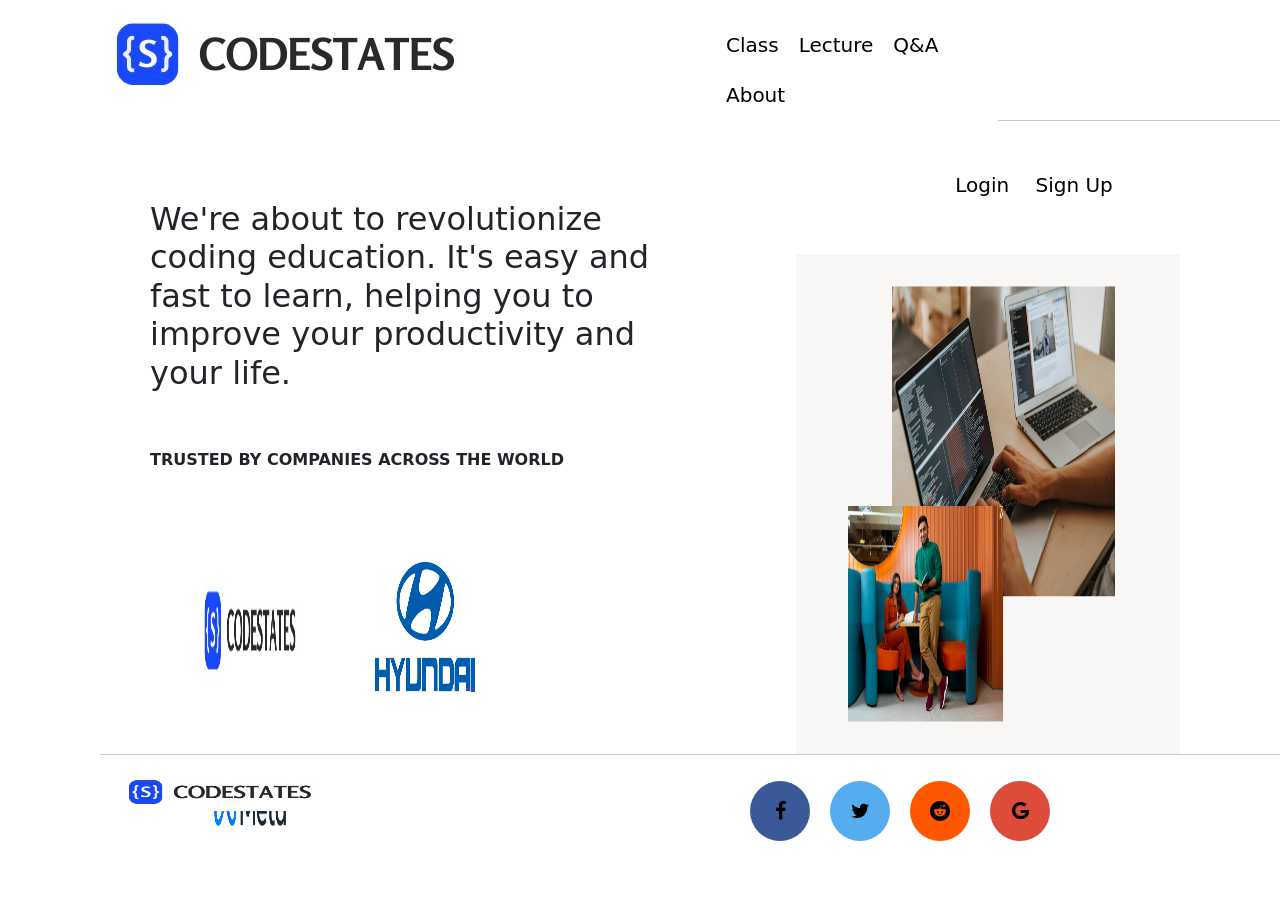
<file: index.html>
<!DOCTYPE html>
<html lang="en">
<head>
    <meta charset="UTF-8">
    <meta name="viewport" content="width=device-width, initial-scale=1.0">
    <title>Modern Class</title>
    <link rel="stylesheet" href="main_page.css">
    <link rel="stylesheet" href="https://cdnjs.cloudflare.com/ajax/libs/font-awesome/4.7.0/css/font-awesome.min.css">
    <link href="https://cdn.jsdelivr.net/npm/bootstrap@5.3.3/dist/css/bootstrap.min.css" rel="stylesheet" integrity="sha384-QWTKZyjpPEjISv5WaRU9OFeRpok6YctnYmDr5pNlyT2bRjXh0JMhjY6hW+ALEwIH" crossorigin="anonymous">
    <link rel="stylesheet" href="https://cdnjs.cloudflare.com/ajax/libs/font-awesome/4.7.0/css/font-awesome.min.css">
</head>

<body>
    <header>
            <div class="web-brand-logo">
                <a href="http://127.0.0.1:3000/main_page.html">
                    <img src="White.jpeg" alt="Modern Class Logo" class="brandlogo">
                </a>
            </div>
            <nav>
                <ul class="firstpage-navbar">
                    <li><a href="class.html">Class</a></li>
                    <li><a href="lecture.html">Lecture</a></li>
                    <li><a href="qna.html">Q&A</a></li>
                    <li><a href="about.html">About</a></li>
                </ul>
            </nav>
                <div class="login-and-sign-up">
                    <div class="login">
                        <ul class="login-and-sign-up">
                            <li><a href="login.html">Login</a></li>
                            <li><a href="signup.html">Sign Up</a></li>
                        </ul>
                    </div>
                </div>     
    </header>
    <hr>
    
    <section> 
        <article>  
        <h2>We're about to revolutionize coding education. It's easy and fast to learn, helping you to improve your productivity and your life.</h2>
        <br>
        <br>
        <p><b>TRUSTED BY COMPANIES ACROSS THE WORLD</b></p>
        <br>
    
        <div class="images-of-landing-page" >
            <img src="White.jpeg" alt="sa" class="landing-image">
            <img src="pngwing.com.png" alt="dsad" class="landing-image">
            <img src="meta.png" alt="dsadas" class="landing-image">
        </div>  
        </article>


    </section>
    <aside>
        <img src="Beige Minimalist Creative Agency Website Desktop Prototype.png" alt="">
    </aside>
    
    <footer>
        <hr>
        <div class="footer-img">
            <img src="White.jpeg" alt="" class="footer-logo-img">
        </div>
        <div class="footer-blank-containter">
        </div>
        <div>
            <ul class="footer-navbar">
                <li><a href="#" class="fa fa-facebook"></a></li>
                <li><a href="#" class="fa fa-twitter"></a></li>
                <li><a href="#" class="fa fa-reddit"></a></li>
                <li><a href="#" class="fa fa-google"></a></li>
            </ul>
        </div>
        
    </footer>
    
  
</body>
</html>
</file>
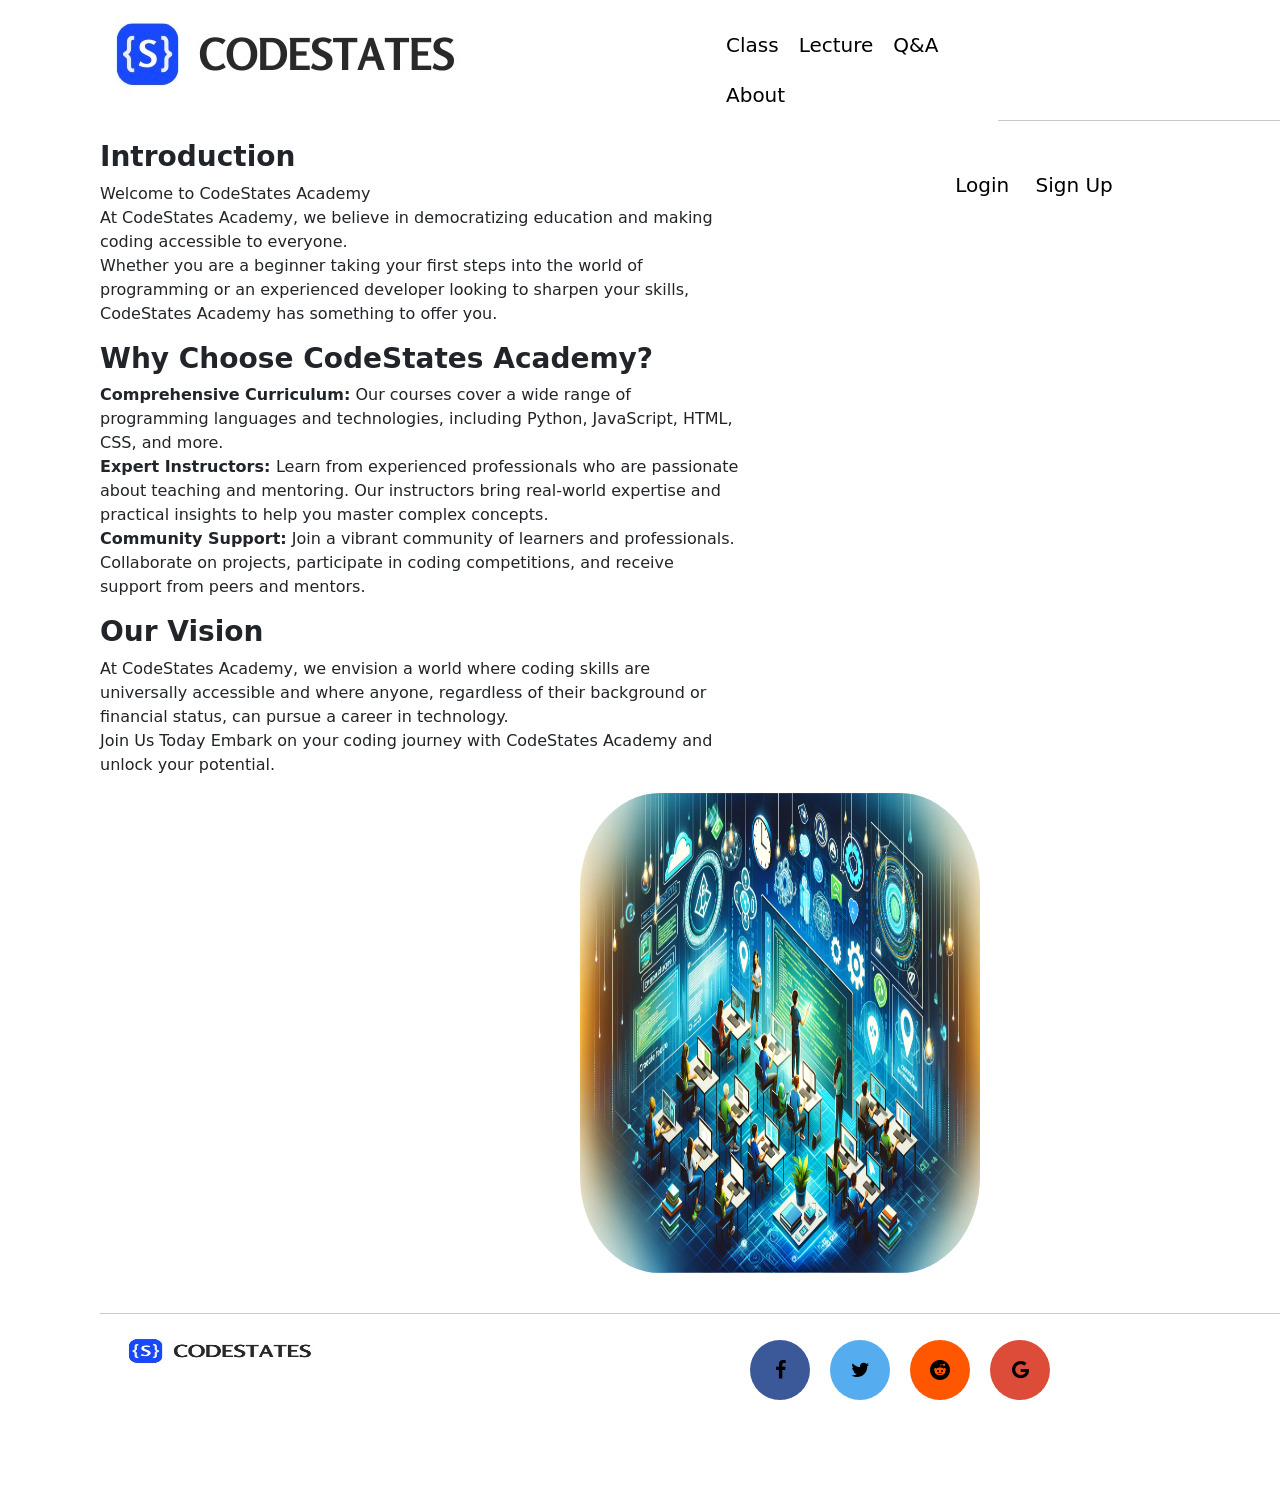
<file: about.html>
<!DOCTYPE html>
<html lang="en">
<head>
    <meta charset="UTF-8">
    <meta name="viewport" content="width=device-width, initial-scale=1.0">
    <title>who are we</title>
    <link rel="stylesheet" href="about.css">
    <link rel="stylesheet" href="https://cdnjs.cloudflare.com/ajax/libs/font-awesome/4.7.0/css/font-awesome.min.css">
    <link href="https://cdn.jsdelivr.net/npm/bootstrap@5.3.3/dist/css/bootstrap.min.css" rel="stylesheet" integrity="sha384-QWTKZyjpPEjISv5WaRU9OFeRpok6YctnYmDr5pNlyT2bRjXh0JMhjY6hW+ALEwIH" crossorigin="anonymous">
    <link rel="stylesheet" href="https://cdnjs.cloudflare.com/ajax/libs/font-awesome/4.7.0/css/font-awesome.min.css">
</head>

<body>
    <header>
            <div class="web-brand-logo">
                <a href="http://127.0.0.1:3000/main_page.html">
                    <img src="White.jpeg" alt="Modern Class Logo" class="brandlogo">
                </a>
            </div>
            <nav>
                <ul class="firstpage-navbar">
                    <li><a href="class.html">Class</a></li>
                    <li><a href="lecture.html">Lecture</a></li>
                    <li><a href="qna.html">Q&A</a></li>
                    <li><a href="about.html">About</a></li>
                </ul>
            </nav>
                <div class="login-and-sign-up">
                    <div class="login">
                        <ul class="login-and-sign-up">
                            <li><a href="login.html">Login</a></li>
                            <li><a href="signup.html">Sign Up</a></li>
                        </ul>
                    </div>
                </div>     
    </header>
    <hr>
    <section>
    <h3><b>Introduction</b></h3>
        <p>Welcome to CodeStates Academy <br>
        At CodeStates Academy, we believe in democratizing education and making coding accessible to everyone. <br>
        Whether you are a beginner taking your first steps into the world of programming or an experienced developer looking to sharpen your skills,<br>
         CodeStates Academy has something to offer you. <br></p>
        
    <h3><b>Why Choose CodeStates Academy?</b> <br></h3>
        <b>Comprehensive Curriculum:</b> Our courses cover a wide range of programming languages and technologies, including Python, JavaScript, HTML, CSS, and more.<br>
        
        <b>Expert Instructors: </b>Learn from experienced professionals who are passionate about teaching and mentoring. Our instructors bring real-world expertise and practical insights to help you master complex concepts. <br>
                
        <b>Community Support:</b> Join a vibrant community of learners and professionals. Collaborate on projects, participate in coding competitions, and receive support from peers and mentors. </p>
        
        
      <h3><b>Our Vision</b></h3>
        At CodeStates Academy, we envision a world where coding skills are universally accessible and where anyone, regardless of their background or financial status, can pursue a career in technology. <br>
        
        Join Us Today
        Embark on your coding journey with CodeStates Academy and unlock your potential.  </p>
    </section>    
    <aside>
        <img src="DALL·E 2024-06-07 00.52.05 - A modern and dynamic illustration for CodeStates Academy, an online coding school. The illustration should convey a sense of innovation and forward-th.webp" alt="">
    </aside>
    
    <footer>
        <br>
        <hr>
        <div class="footer-img">
            <img src="White.jpeg" alt="" class="footer-logo-img">
        </div>
        <div class="footer-blank-containter">
        </div>
        <div>
            <ul class="footer-navbar">
                <li><a href="#" class="fa fa-facebook"></a></li>
                <li><a href="#" class="fa fa-twitter"></a></li>
                <li><a href="#" class="fa fa-reddit"></a></li>
                <li><a href="#" class="fa fa-google"></a></li>
            </ul>
        </div>
        
    </footer>
    
  
</body>
</html>
</file>
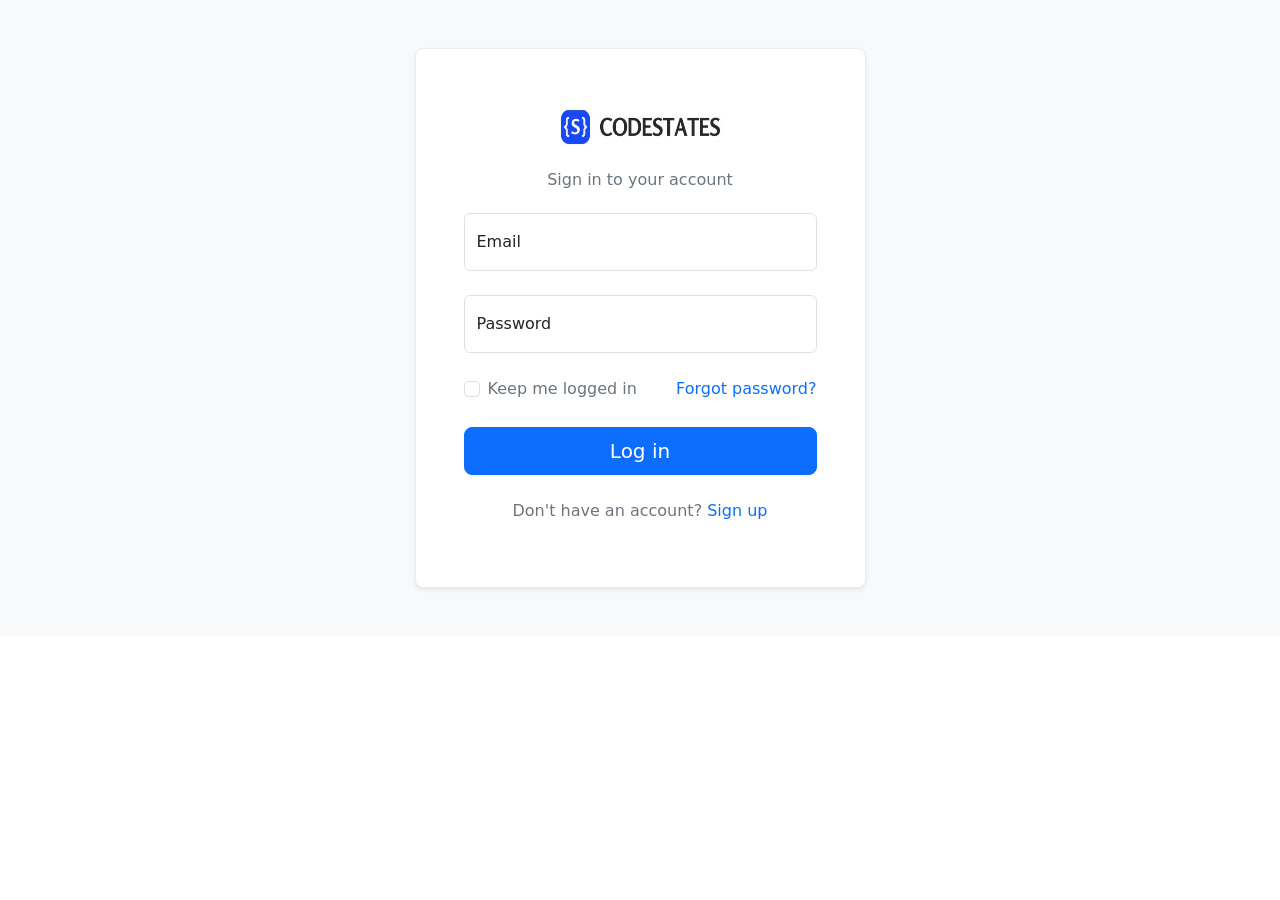
<file: login.html>
<html lang="en">
<head>
    <meta charset="UTF-8">
    <meta name="viewport" content="width=device-width, initial-scale=1.0">
    <title>Document</title>
    <link rel="stylesheet" href="https://unpkg.com/bootstrap@5.3.3/dist/css/bootstrap.min.css">
    <link href="https://cdn.jsdelivr.net/npm/bootstrap@5.3.3/dist/css/bootstrap.min.css" rel="stylesheet" integrity="sha384-QWTKZyjpPEjISv5WaRU9OFeRpok6YctnYmDr5pNlyT2bRjXh0JMhjY6hW+ALEwIH" crossorigin="anonymous">
</head>
<body>
    <section class="bg-light py-3 py-md-5">
        <div class="container">
          <div class="row justify-content-center">
            <div class="col-12 col-sm-10 col-md-8 col-lg-6 col-xl-5 col-xxl-4">
              <div class="card border border-light-subtle rounded-3 shadow-sm">
                <div class="card-body p-3 p-md-4 p-xl-5">
                  <div class="text-center mb-3">
                    <a href="index.html">
                      <img src="White.jpeg" alt="BootstrapBrain Logo" width="175" height="57">
                    </a>
                  </div>
                  <h2 class="fs-6 fw-normal text-center text-secondary mb-4">Sign in to your account</h2>
                  <form action="#!">
                    <div class="row gy-2 overflow-hidden">
                      <div class="col-12">
                        <div class="form-floating mb-3">
                          <input type="email" class="form-control" name="email" id="email" placeholder="name@example.com" required>
                          <label for="email" class="form-label">Email</label>
                        </div>
                      </div>
                      <div class="col-12">
                        <div class="form-floating mb-3">
                          <input type="password" class="form-control" name="password" id="password" value="" placeholder="Password" required>
                          <label for="password" class="form-label">Password</label>
                        </div>
                      </div>
                      <div class="col-12">
                        <div class="d-flex gap-2 justify-content-between">
                          <div class="form-check">
                            <input class="form-check-input" type="checkbox" value="" name="rememberMe" id="rememberMe">
                            <label class="form-check-label text-secondary" for="rememberMe">
                              Keep me logged in
                            </label>
                          </div>
                          <a href="#!" class="link-primary text-decoration-none">Forgot password?</a>
                        </div>
                      </div>
                      <div class="col-12">
                        <div class="d-grid my-3">
                          <button class="btn btn-primary btn-lg" type="submit">Log in</button>
                        </div>
                      </div>
                      <div class="col-12">
                        <p class="m-0 text-secondary text-center">Don't have an account? <a href="signup.html" class="link-primary text-decoration-none">Sign up</a></p>
                      </div>
                    </div>
                  </form>
                </div>
              </div>
            </div>
          </div>
        </div>
      </section>
</body>
</html>
</file>
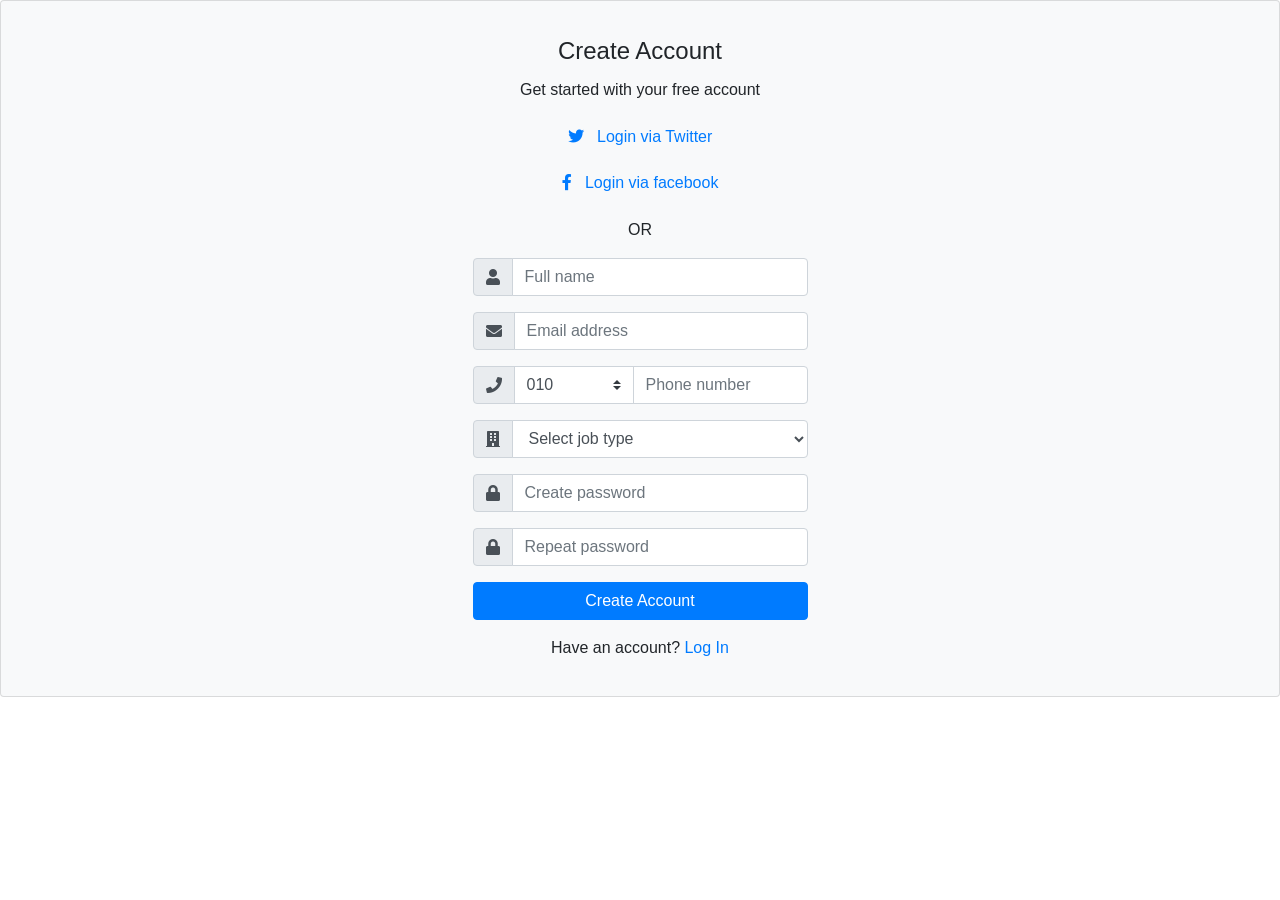
<file: signup.html>
<html lang="en">
<head>
    <meta charset="UTF-8">
    <meta name="viewport" content="width=device-width, initial-scale=1.0">
    <title>sign-up-to-codestates</title>
    <link rel="stylesheet" href="https://use.fontawesome.com/releases/v5.0.8/css/all.css">
    <link href="//maxcdn.bootstrapcdn.com/bootstrap/4.0.0/css/bootstrap.min.css" rel="stylesheet" id="bootstrap-css">
<script src="//maxcdn.bootstrapcdn.com/bootstrap/4.0.0/js/bootstrap.min.js"></script>
<script src="//cdnjs.cloudflare.com/ajax/libs/jquery/3.2.1/jquery.min.js"></script>
        
</head>
<body>
    <div class="card bg-light">
        <article class="card-body mx-auto" style="max-width: 400px;">
            <h4 class="card-title mt-3 text-center">Create Account</h4>
            <p class="text-center">Get started with your free account</p>
            <p>
                <a href="" class="btn btn-block btn-twitter"> <i class="fab fa-twitter"></i>   Login via Twitter</a>
                <a href="" class="btn btn-block btn-facebook"> <i class="fab fa-facebook-f"></i>   Login via facebook</a>
            </p>
            <p class="divider-text" style="text-align: center;">
                <span class="bg-light">OR</span>
            </p>
            <form>
            <div class="form-group input-group">
                <div class="input-group-prepend">
                    <span class="input-group-text"> <i class="fa fa-user"></i> </span>
                 </div>
                <input name="" class="form-control" placeholder="Full name" type="text">
            </div> <!-- form-group// -->
            <div class="form-group input-group">
                <div class="input-group-prepend">
                    <span class="input-group-text"> <i class="fa fa-envelope"></i> </span>
                 </div>
                <input name="" class="form-control" placeholder="Email address" type="email">
            </div> <!-- form-group// -->
            <div class="form-group input-group">
                <div class="input-group-prepend">
                    <span class="input-group-text"> <i class="fa fa-phone"></i> </span>
                </div>
                <select class="custom-select" style="max-width: 120px;">
                    <option selected="">010</option>
                    <option value="1">011</option>
                    <option value="2">012</option>
                    <option value="3">019</option>
                </select>
                <input name="" class="form-control" placeholder="Phone number" type="text">
            </div> <!-- form-group// -->
            <div class="form-group input-group">
                <div class="input-group-prepend">
                    <span class="input-group-text"> <i class="fa fa-building"></i> </span>
                </div>
                <select class="form-control">
                    <option selected=""> Select job type</option>
                    <option>Designer</option>
                    <option>Manager</option>
                    <option>Accaunting</option>
                    <option>Student</option>
                    <option ">ETC</option>
                </select>
            </div> <!-- form-group end.// -->
            <div class="form-group input-group">
                <div class="input-group-prepend">
                    <span class="input-group-text"> <i class="fa fa-lock"></i> </span>
                </div>
                <input class="form-control" placeholder="Create password" type="password">
            </div> <!-- form-group// -->
            <div class="form-group input-group">
                <div class="input-group-prepend">
                    <span class="input-group-text"> <i class="fa fa-lock"></i> </span>
                </div>
                <input class="form-control" placeholder="Repeat password" type="password">
            </div> <!-- form-group// -->                                      
            <div class="form-group">
                <a href="Create_accunt.html"></a><button type="submit" class="btn btn-primary btn-block"> Create Account  </button>
            </div> <!-- form-group// -->      
            <p class="text-center">Have an account? <a href="login.html">Log In</a> </p>                                                                 
        </form>
        </article>
        </div> <!-- card.// -->
        
        </div> 
        <!--container end.//-->
        
       
        </article>
</body>
</html>
</file>
<file: main_page.css>
.firstpage-navbar{
    background-color: white;
    align-items: center;
    margin: 100 px;
    
}
.firstpage-navbar li{
    display: inline;
    padding: 10px;
    float: left;
    text-align: center;
    text-decoration: none;
    font-size: 20px;
}
nav{
    display: block;
    margin-left: 200px;

    padding: 20px;
    padding-left: 10px;

    width: 30%;
    float: left;  
}
div.firstpage-navbar ul{
    list-style-type: none;
    text-decoration: none;
}

div.firstpage-navbar ul li a{
    text-decoration: none;
    text-align: center;
    color: black;

}
.web-brand-logo{
    width: 374px;
    height: 104px;
    float: left;
}
div.login-and-sign-up{
    float: right;
    width: 30%;
    height:100%;
    font-size: 20px;
    
}
ul.login-and-sign-up{
    list-style-type: none;
    text-align: center;
    padding-top: 30px;
    color: black;
}
ul.login-and-sign-up li{
    display: inline;
    padding: 10px;
    text-align: center;
    color: black;
    
}
header{
    /* border: 1px solid black; */
    background-color: white;
    height: 104px;
    display: block;
    margin-left: 100px ;
    margin-right: 100px;
    color: black;
}
section{
    /* border: 1px solid black; */
    height: 500px;
    width: 40%;
    margin-top: 60px;
    margin-left: 150px;
    float: left;
    clear: left;

}
div.imgage-of-landing{
    
    display: flexbox;
    width: 100%;
    height: 100%;
    
    
}
aside{

    height: 500px;
    width: 30%;
    margin-top: 10px;
    margin-right: 100px;
    float: right;
    
}
body{
    background-color: white    ;
    font-family: 'Franklin Gothic Medium', 'Arial Narrow', Arial, sans-serif;

}
.landing-image{
    width: 100px;
    height:130px;
    margin-right: 70px;
    margin-top: 50px;
    
}
aside img{
    height: 100%;
    width: 100%;
    
}
a:link{
    text-decoration: none;
    color: black;

}
a:hover{
    text-decoration: none;
    color: black;

}
a:active{
    text-decoration: none;
    color: red;

}
a:visited { 
    color:black; }

footer{
    background-color: none;
    height: 20%;
    width: 100%;
    display: block;
    margin-left: 100px ;
    margin-right: 100px;    /* border: 1px solid black; */
    clear: both;
}
div.images-of-landing-page{
    height: 200px;
    padding-left: 50px
    
}
.footer-logo-img{    
    width: 200px;
    height: 40px;
    float: left;
    clear: left;
    margin: 0 20px;
}
.footer-imgae{
    width: 200px;
    height: 40px;
    float: right;
    clear: right;
    margin: 0 20px;
    
}
.footer-navbar {
    display: block;
    padding-left: 400px;
    
    float: left;  
}
.footer-navbar li{
    display: inline;
    padding: 10px;
    float: left;
    text-align: center;
    text-decoration: none;
    font-size: 20px;
    
}
.fa:hover {
    opacity: 0.7;
}
.fa {
    padding: 20px;
    font-size: 30px;
    width: 60px;
    text-align: center;
    text-decoration: none;
    margin: 0px 0px;
    color: white;
    border-radius: 50%;

  }
  .fa-facebook {
    background: #3B5998;
    color: white;
  }
  
  .fa-twitter {
    background: #55ACEE;
    color: white;
  }
  
  .fa-google {
    background: #dd4b39;
    color: white;
  }
  
  .fa-linkedin {
    background: #007bb5;
    color: white;
  }
  
  .fa-youtube {
    background: #bb0000;
    color: white;
  }
  
  .fa-instagram {
    background: #125688;
    color: white;
  }
  
  .fa-pinterest {
    background: #cb2027;
    color: white;
  }
  
  .fa-snapchat-ghost {
    background: #fffc00;
    color: white;
    text-shadow: -1px 0 black, 0 1px black, 1px 0 black, 0 -1px black;
  }
  
  .fa-skype {
    background: #00aff0;
    color: white;
  }
  
  .fa-android {
    background: #a4c639;
    color: white;
  }
  
  .fa-dribbble {
    background: #ea4c89;
    color: white;
  }
  
  .fa-vimeo {
    background: #45bbff;
    color: white;
  }
  
  .fa-tumblr {
    background: #2c4762;
    color: white;
  }
  
  .fa-vine {
    background: #00b489;
    color: white;
  }
  
  .fa-foursquare {
    background: #45bbff;
    color: white;
  }
  
  .fa-stumbleupon {
    background: #eb4924;
    color: white;
  }
  
  .fa-flickr {
    background: #f40083;
    color: white;
  }
  
  .fa-yahoo {
    background: #430297;
    color: white;
  }
  
  .fa-soundcloud {
    background: #ff5500;
    color: white;
  }
  
  .fa-reddit {
    background: #ff5700;
    color: white;
  }
  
  .fa-rss {
    background: #ff6600;
    color: white;
  }
</file>
<file: about.css>
.firstpage-navbar{
    background-color: white;
    align-items: center;
    margin: 100 px;
    
}
.firstpage-navbar li{
    display: inline;
    padding: 10px;
    float: left;
    text-align: center;
    text-decoration: none;
    font-size: 20px;
}
nav{
    display: block;
    margin-left: 200px;

    padding: 20px;
    padding-left: 10px;

    width: 30%;
    float: left;  
}
div.firstpage-navbar ul{
    list-style-type: none;
    text-decoration: none;
}

div.firstpage-navbar ul li a{
    text-decoration: none;
    text-align: center;
    color: black;

}
.web-brand-logo{
    width: 374px;
    height: 104px;
    float: left;
}
div.login-and-sign-up{
    float: right;
    width: 30%;
    height:100%;
    font-size: 20px;
    
}
ul.login-and-sign-up{
    list-style-type: none;
    text-align: center;
    padding-top: 30px;
    color: black;
}
ul.login-and-sign-up li{
    display: inline;
    padding: 10px;
    text-align: center;
    color: black;
    
}
header{
    /* border: 1px solid black; */
    background-color: white;
    height: 104px;
    display: block;
    margin-left: 100px ;
    margin-right: 100px;
    color: black;
}
section{
    /* border: 1px solid black; */
    height: auto;
    width: 50%;
    margin-left: 100px;
    float: left;

    
}

aside{
    height: 480px;
    width: 400px;
    margin-right: 300px;
    float: right;
}

body{
    background-color: white    ;
    font-family: 'Franklin Gothic Medium', 'Arial Narrow', Arial, sans-serif;
    height: 1080px;
    width: auto;
}
.landing-image{
    width: 100px;
    height:130px;
    margin-right: 70px;
    margin-top: 50px;
    
}
aside img{
    height: 100%;
    width: 100%;
    border-radius: 20%;
    
}
a:link{
    text-decoration: none;
    color: black;

}
a:hover{
    text-decoration:none;
    color: rgb(0, 145, 255);
    

}
a:active{
    text-decoration: none;
    color: blue;

}
a:visited { 
    color:black; }

footer{
    background-color: none;
    height: 20%;
    width: 100%;
    display: block;
    margin-left: 100px ;
    margin-right: 100px;    /* border: 1px solid black; */
    clear: both;
}
div.images-of-landing-page{
    height: 200px;
    padding-left: 50px
    
}
.footer-logo-img{    
    width: 200px;
    height: 40px;
    float: left;
    clear: left;
    margin: 0 20px;
}
.footer-imgae{
    width: 200px;
    height: 40px;
    float: right;
    clear: right;
    margin: 0 20px;
    
}
.footer-navbar {
    display: block;
    padding-left: 400px;
    
    float: left;  
}
.footer-navbar li{
    display: inline;
    padding: 10px;
    float: left;
    text-align: center;
    text-decoration: none;
    font-size: 20px;
    
}
.fa:hover {
    opacity: 0.7;
}
.fa {
    padding: 20px;
    font-size: 30px;
    width: 60px;
    text-align: center;
    text-decoration: none;
    margin: 0px 0px;
    color: white;
    border-radius: 50%;

  }
  .fa-facebook {
    background: #3B5998;
    color: white;
  }
  
  .fa-twitter {
    background: #55ACEE;
    color: white;
  }
  
  .fa-google {
    background: #dd4b39;
    color: white;
  }
  
  .fa-linkedin {
    background: #007bb5;
    color: white;
  }
  
  .fa-youtube {
    background: #bb0000;
    color: white;
  }
  
  .fa-instagram {
    background: #125688;
    color: white;
  }
  
  .fa-pinterest {
    background: #cb2027;
    color: white;
  }
  
  .fa-snapchat-ghost {
    background: #fffc00;
    color: white;
    text-shadow: -1px 0 black, 0 1px black, 1px 0 black, 0 -1px black;
  }
  
  .fa-skype {
    background: #00aff0;
    color: white;
  }
  
  .fa-android {
    background: #a4c639;
    color: white;
  }
  
  .fa-dribbble {
    background: #ea4c89;
    color: white;
  }
  
  .fa-vimeo {
    background: #45bbff;
    color: white;
  }
  
  .fa-tumblr {
    background: #2c4762;
    color: white;
  }
  
  .fa-vine {
    background: #00b489;
    color: white;
  }
  
  .fa-foursquare {
    background: #45bbff;
    color: white;
  }
  
  .fa-stumbleupon {
    background: #eb4924;
    color: white;
  }
  
  .fa-flickr {
    background: #f40083;
    color: white;
  }
  
  .fa-yahoo {
    background: #430297;
    color: white;
  }
  
  .fa-soundcloud {
    background: #ff5500;
    color: white;
  }
  
  .fa-reddit {
    background: #ff5700;
    color: white;
  }
  
  .fa-rss {
    background: #ff6600;
    color: white;
  }

article{
    height: 420px;
    width: 310px;
    margin-right: 40px;
    float: left;
    
    
}
.article-image{
    width: 100%;
    height: 200px;
}
aside h3{
    
    color: black;
}
</file>
